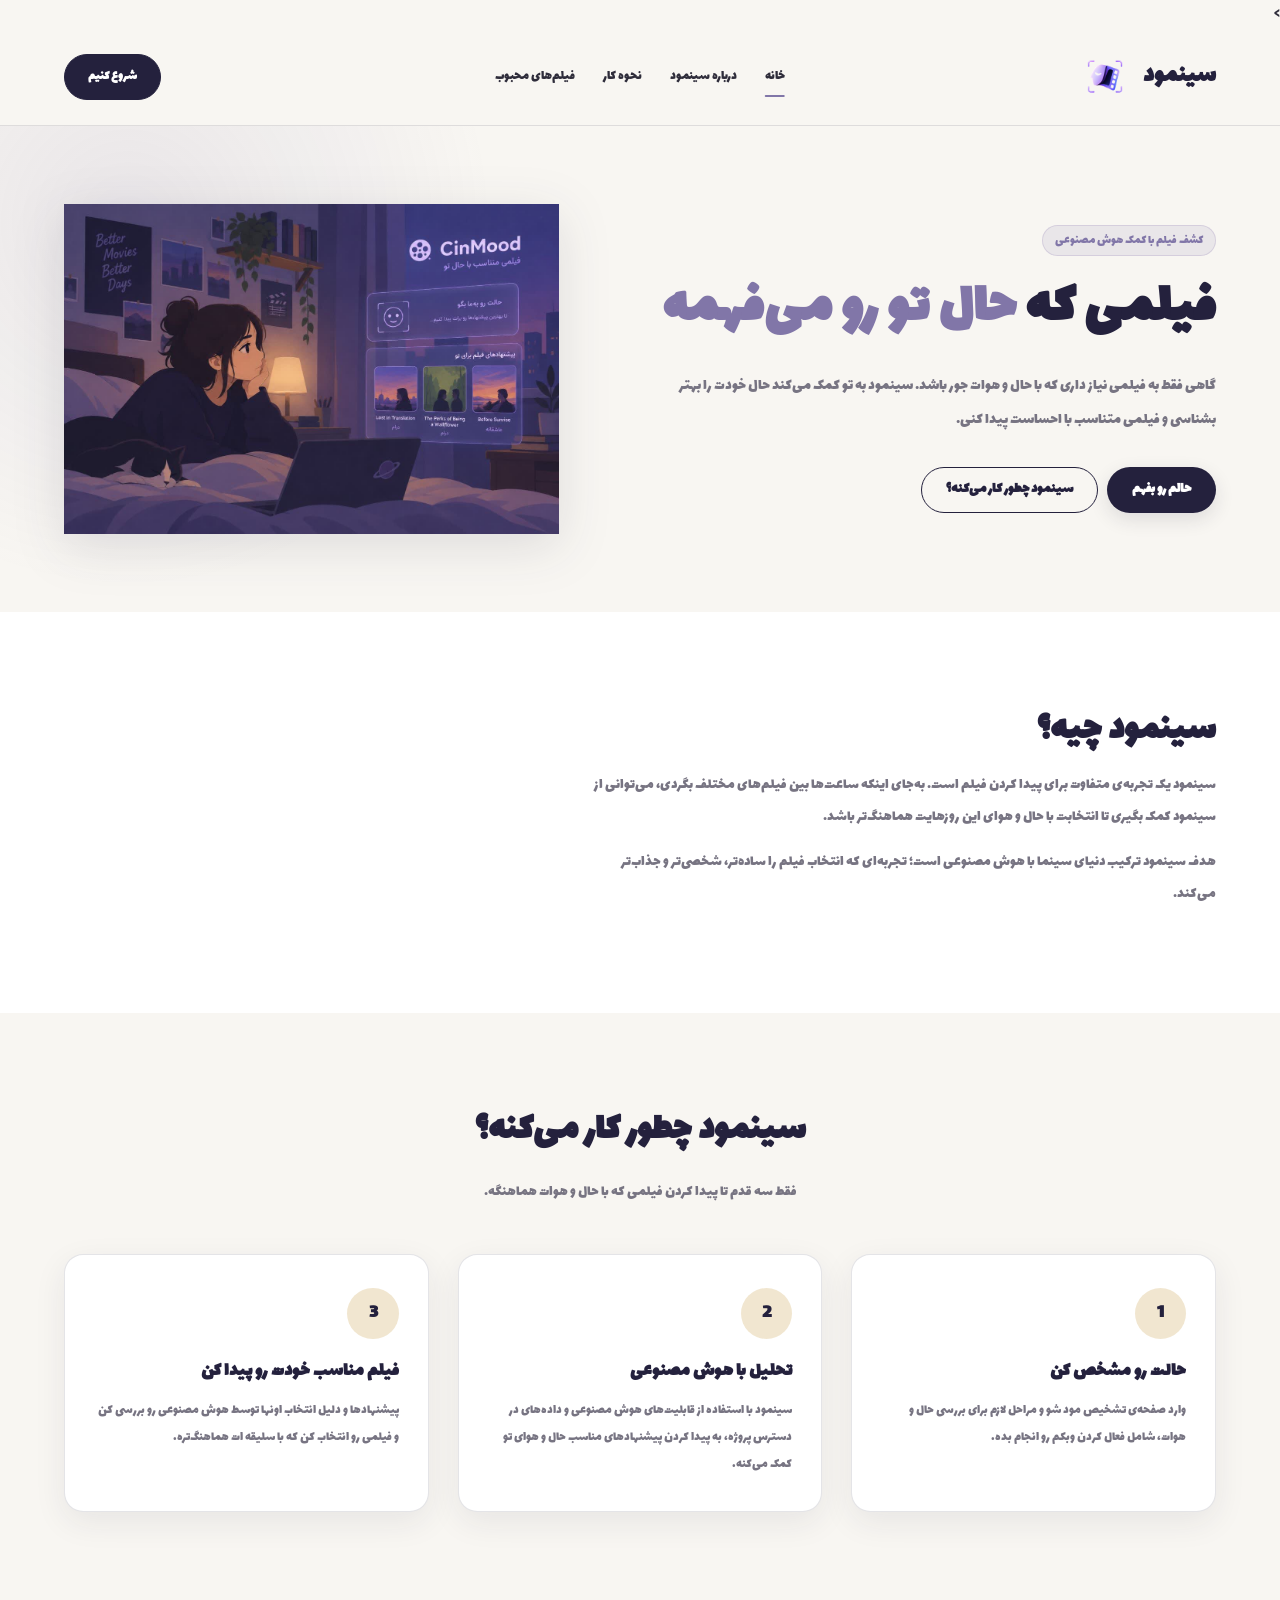
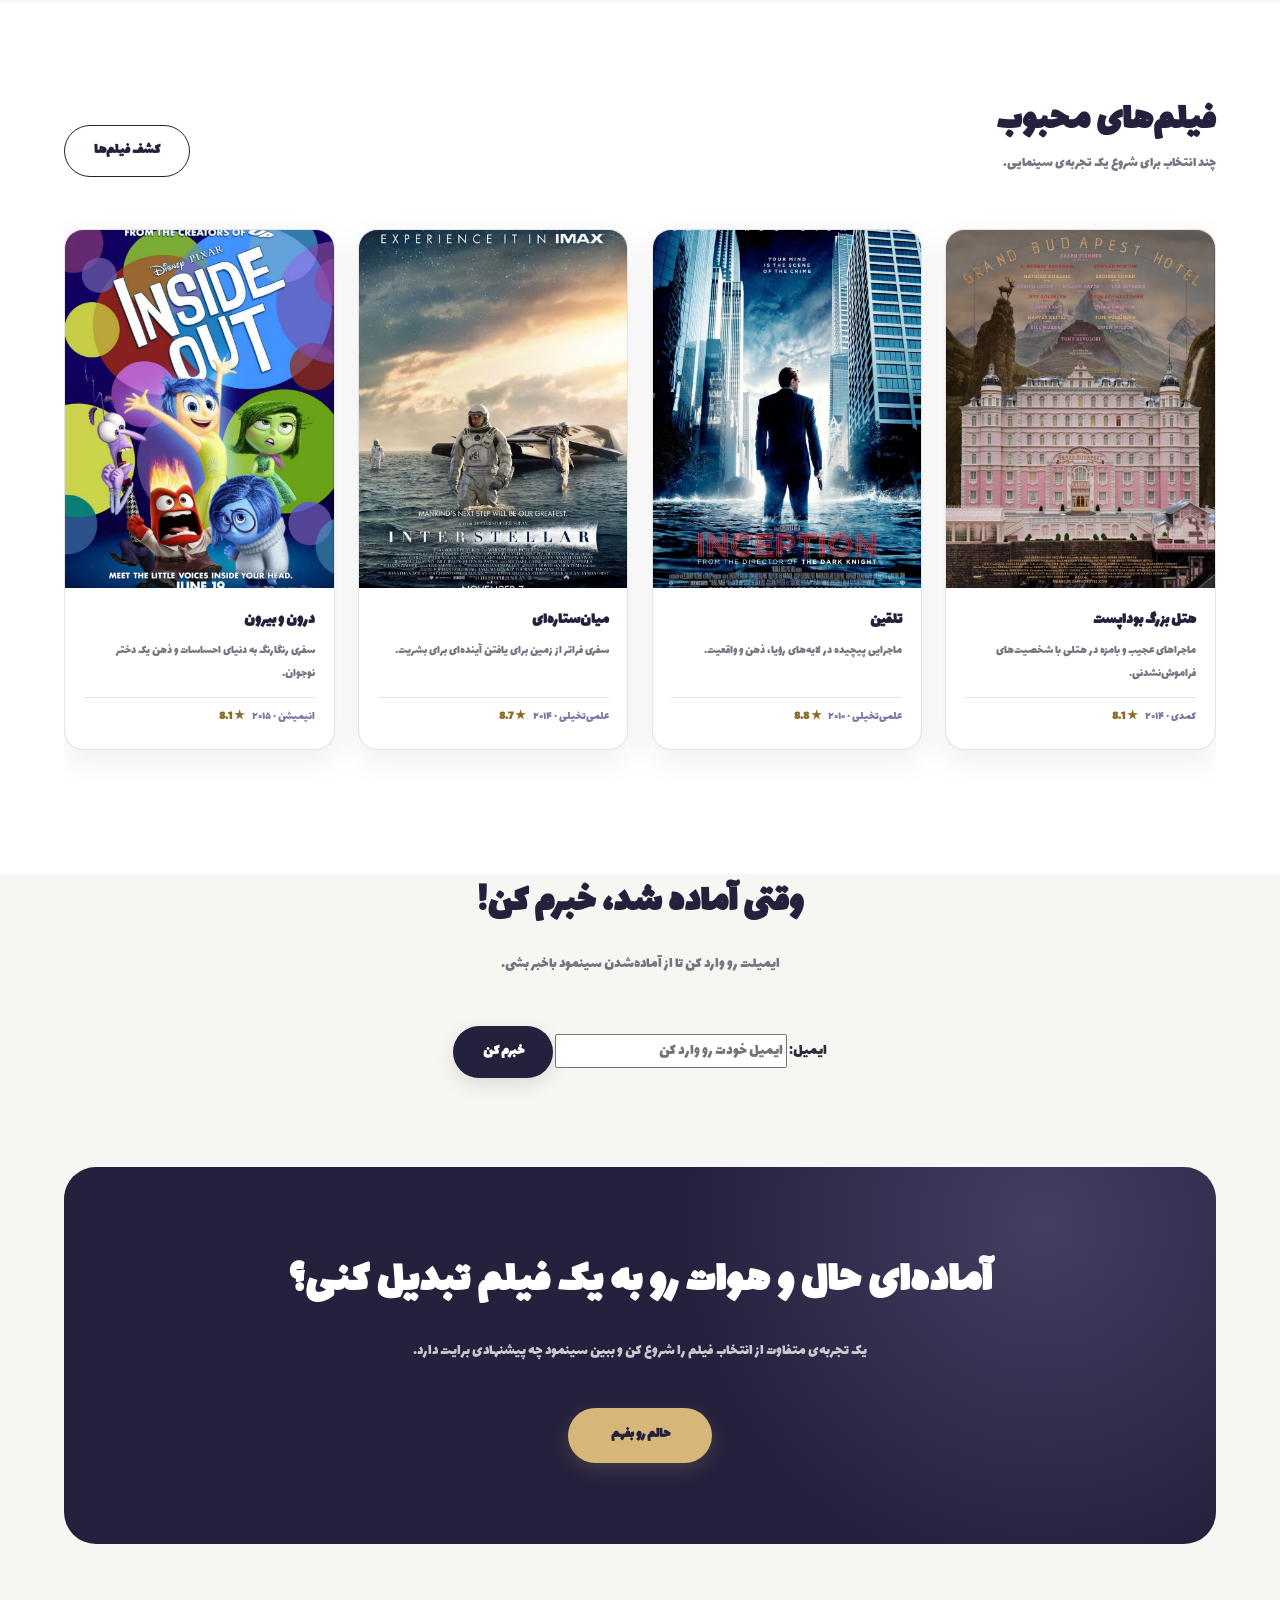
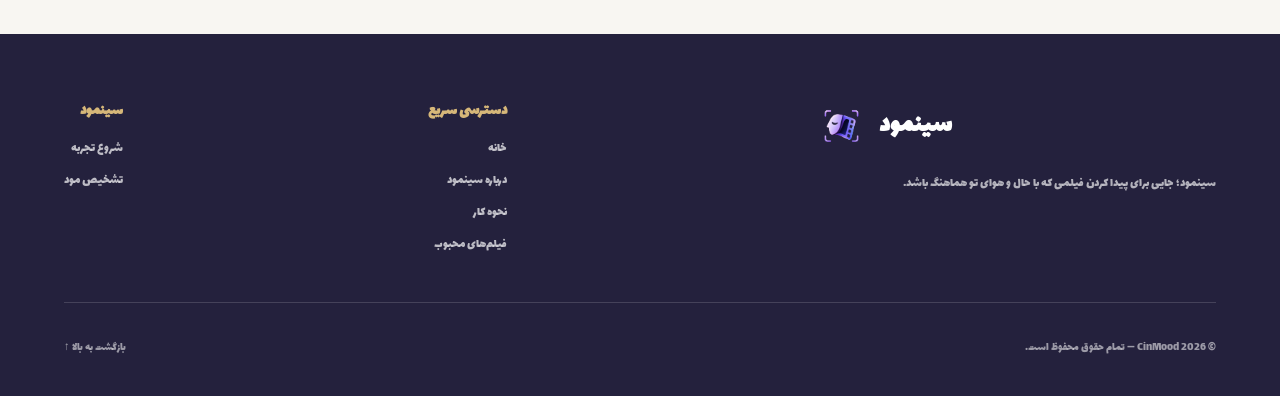
<file: index.html>
<!DOCTYPE html>
<html lang="fa" dir="rtl">

<head>
    <meta charset="UTF-8">

    <meta name="viewport" content="width=device-width, initial-scale=1.0">

    <meta name="description" content="سینمود با کمک هوش مصنوعی حال و هوای شما را تشخیص می‌دهد و فیلم‌هایی متناسب با مودتان پیشنهاد می‌کند.">

    <meta name="theme-color" content="#F8F6F2">

    <title>سینمود | فیلمی متناسب با حال تو</title>

    <link rel="stylesheet" href="style.css">

</head>

<body>
>
    <header class="site-header" id="home">

        <nav class="navbar" aria-label="منوی اصلی">

            <div class="container">

                <a href="#home" class="brand" aria-label="صفحه اصلی سینمود">

                    <img src="images/logo2.png" alt="لوگوی سینمود" class="brand-logo">
                    

                    <span class="brand-name">سینمود</span>

                </a>


                <ul class="main-menu">

                    <li>
                        <a href="#home" class="active">خانه</a>
                    </li>

                    <li>
                        <a href="#about">درباره سینمود</a>
                    </li>

                    <li>
                        <a href="#how-it-works">نحوه کار</a>
                    </li>

                    <li>
                        <a href="#movies">فیلم‌های محبوب</a>
                    </li>

                </ul>


                <div class="header-action">

                    <a href="start.html"class="header-button sound-button">
                        شروع کنیم
                    </a>

                </div>

            </div>

        </nav>

    </header>



    <main>

        <section class="hero" id="hero">

            <div class="container">

                <div class="hero-content">

                    <div class="hero-badge">
                        کشف فیلم با کمک هوش مصنوعی
                    </div>

                    <h1 class="hero-title">
                        فیلمی که
                        <span>حال تو رو می‌فهمه</span>
                    </h1>

                    <p class="hero-description">
                        گاهی فقط به فیلمی نیاز داری که با حال و هوات جور باشد.
                        سینمود به تو کمک می‌کند حال خودت را بهتر بشناسی و
                        فیلمی متناسب با احساست پیدا کنی.
                    </p>

                    <div class="hero-buttons">

                        <a href="mood.html" class="btn btn-primary sound-button">
                            حالم رو بفهم
                        </a>

                        <a href="#how-it-works" class="btn btn-outline" >
                            سینمود چطور کار می‌کنه؟
                        </a>

                    </div>

                </div>

                <div class="hero-visual">
                    <img src="images/mainimage.jfif" alt="تصویر اصلی سینمود" class="hero-image">

                </div>

            </div>

        </section>

        <section class="about-section" id="about">

            <div class="container">

                <div class="about-content">
                    
                    

                    <div class="about-text">

                        <h2 class="section-title">
                            سینمود چیه؟
                        </h2>

                        <p>
                            سینمود یک تجربه‌ی متفاوت برای پیدا کردن فیلم است.
                            به‌جای اینکه ساعت‌ها بین فیلم‌های مختلف بگردی،
                            می‌توانی از سینمود کمک بگیری تا انتخابت با حال
                            و هوای این روزهایت هماهنگ‌تر باشد.
                        </p>

                        <p>
                            هدف سینمود ترکیب دنیای سینما با هوش مصنوعی است؛
                            تجربه‌ای که انتخاب فیلم را ساده‌تر، شخصی‌تر
                            و جذاب‌تر می‌کند.
                        </p>

                    </div>



                </div>

            </div>

        </section>



        <section class="how-section" id="how-it-works">

            <div class="container">

                <div class="text-center">

                    <h2 class="section-title">
                        سینمود چطور کار می‌کنه؟
                    </h2>

                    <p class="section-description">
                        فقط سه قدم تا پیدا کردن فیلمی که با حال و هوات هماهنگه.
                    </p>

                </div>

                <div class="steps-grid">



                    <article class="step-card">

                        <span class="step-number">1</span>


                        <h3>حالت رو مشخص کن</h3>

                        <p>
                            وارد صفحه‌ی تشخیص مود شو و مراحل لازم برای
                            بررسی حال و هوات، شامل فعال کردن وبکم رو انجام بده.
                        </p>

                    </article>



                    <article class="step-card">

                        <span class="step-number">2</span>

                        <h3>تحلیل با هوش مصنوعی</h3>

                        <p>
                            سینمود با استفاده از قابلیت‌های هوش مصنوعی
                            و داده‌های در دسترس پروژه، به پیدا کردن
                        پیشنهادهای مناسب حال و هوای تو کمک می‌کنه.
                        </p>

                    </article>



                    <article class="step-card">

                        <span class="step-number">3</span>

                        <h3>فیلم مناسب خودت رو پیدا کن</h3>

                        <p>
                            پیشنهادها و دلیل انتخاب اونها توسط هوش مصنوعی رو بررسی کن و فیلمی رو انتخاب کن
                    که با سلیقه ات هماهنگ‌تره.
                        </p>

                    </article>


                </div>

            </div>

        </section>


        <section class="movies-section" id="movies">

            <div class="container">


                <div class="movies-heading">

                    <div>

                        <h2 class="section-title">
                            فیلم‌های محبوب
                        </h2>

                        <p>
                            چند انتخاب برای شروع یک تجربه‌ی سینمایی.
                        </p>

                    </div>

                    <a
                        href="start.html"
                        class="btn btn-outline"
                    >
                        کشف فیلم‌ها
                    </a>

                </div>


                <div
                    class="movies-track"
                    aria-label="فهرست فیلم‌های محبوب"
                    tabindex="0"
                >

<article class="movie-card">
    <div class="movie-poster">
        <img src="images/inside-out.jfif"
             alt="پوستر فیلم درون و بیرون"
             loading="lazy">
    </div><div class="movie-info">
    <h3 class="movie-title">درون و بیرون</h3>

    <p class="movie-description">
        سفری رنگارنگ به دنیای احساسات و ذهن یک دختر نوجوان.
    </p>

    <div class="movie-meta">
        <span>انیمیشن · ۲۰۱۵</span>
        <span class="movie-rating">★ 8.1</span>
    </div>
</div>

</article>


<article class="movie-card">
    <div class="movie-poster">
        <img src="images/interstellar.jfif"
             alt="پوستر فیلم میان‌ستاره‌ای"
             loading="lazy">
    </div><div class="movie-info">
    <h3 class="movie-title">میان‌ستاره‌ای</h3>

    <p class="movie-description">
        سفری فراتر از زمین برای یافتن آینده‌ای برای بشریت.
    </p>

    <div class="movie-meta">
        <span>علمی‌تخیلی · ۲۰۱۴</span>
        <span class="movie-rating">★ 8.7</span>
    </div>
</div>

</article>



<article class="movie-card">
    <div class="movie-poster">
        <img src="images/inception.jfif"
             alt="پوستر فیلم تلقین"
             loading="lazy">
    </div><div class="movie-info">
    <h3 class="movie-title">تلقین</h3>

    <p class="movie-description">
        ماجرایی پیچیده در لایه‌های رؤیا، ذهن و واقعیت.
    </p>

    <div class="movie-meta">
        <span>علمی‌تخیلی · ۲۰۱۰</span>
        <span class="movie-rating">★ 8.8</span>
    </div>
</div>

</article>


<article class="movie-card">
    <div class="movie-poster">
        <img src="images/grand-budapest-hotel.jfif"
             alt="پوستر فیلم هتل بزرگ بوداپست"
             loading="lazy">
    </div><div class="movie-info">
    <h3 class="movie-title">هتل بزرگ بوداپست</h3>

    <p class="movie-description">
        ماجراهای عجیب و بامزه در هتلی با شخصیت‌های فراموش‌نشدنی.
    </p>

    <div class="movie-meta">
        <span>کمدی · ۲۰۱۴</span>
        <span class="movie-rating">★ 8.1</span>
    </div>
</div>

</article>


<article class="movie-card">
    <div class="movie-poster">
        <img src="images/coco.jfif"
             alt="پوستر فیلم کوکو"
             loading="lazy">
    </div><div class="movie-info">
    <h3 class="movie-title">کوکو</h3>

    <p class="movie-description">
        داستانی احساسی درباره موسیقی، خانواده و خاطرات.
    </p>

    <div class="movie-meta">
        <span>انیمیشن · ۲۰۱۷</span>
        <span class="movie-rating">★ 8.4</span>
    </div>
</div>

</article>


<article class="movie-card">
    <div class="movie-poster">
        <img src="images/shawshank-redemption.jfif"
             alt="پوستر فیلم رستگاری در شاوشنک"
             loading="lazy">
    </div><div class="movie-info">
    <h3 class="movie-title">رستگاری در شاوشنک</h3>

    <p class="movie-description">
        روایتی از امید، دوستی و مقاومت در برابر سختی‌ها.
    </p>

    <div class="movie-meta">
        <span>درام · ۱۹۹۴</span>
        <span class="movie-rating">★ 9.3</span>
    </div>
</div>

</article>

        </section>
        <section class="notify-section">
            <div class="container text-center">
        
                <h2 class="section-title">
                    وقتی آماده شد، خبرم کن!
                </h2>
        
                <p class="section-description">
                    ایمیلت رو وارد کن تا از آماده‌شدن سینمود باخبر بشی.
                </p>
        
                <form class="notify-form">
                    <label for="notify-email">ایمیل:</label>
        
                    <input
                        type="email"
                        id="notify-email"
                        placeholder="ایمیل خودت رو وارد کن"
                        required
                    >
        
                    <button type="submit" class="btn btn-primary">
                        خبرم کن
                    </button>
                </form>
        
            </div>
        </section>


        <section class="cta-section" id="start">

            <div class="container">

                <div class="cta-box">

                    <h2>
                        آماده‌ای حال و هوات رو به یک فیلم تبدیل کنی؟
                    </h2>

                    <p>
                        یک تجربه‌ی متفاوت از انتخاب فیلم را شروع کن
                        و ببین سینمود چه پیشنهادی برایت دارد.
                    </p>

                    <a
                        href="mood.html"
                        class="btn btn-gold sound-button"
                    >
                        حالم رو بفهم
                    </a>

                </div>

            </div>

        </section>


    </main>



    <footer class="site-footer" id="footer">

        <div class="container">


            <div class="footer-main">


                

                <div class="footer-brand">

                    <a href="#home" class="brand" aria-label="بازگشت به صفحه اصلی سینمود">
                        <img src="images/logo2.png" alt="لوگوی سینمود" class="brand-logo" loading="lazy">

                        <span class="brand-name">
                            سینمود
                        </span>

                    </a>

                    <p>
                        سینمود؛ جایی برای پیدا کردن فیلمی که
                        با حال و هوای تو هماهنگ باشد.
                    </p>

                </div>

                <div class="footer-links">

                    <h3>دسترسی سریع</h3>

                    <a href="#home">خانه</a>

                    <a href="#about">درباره سینمود</a>

                    <a href="#how-it-works">نحوه کار</a>

                    <a href="#movies">فیلم‌های محبوب</a>

                </div>

                <div class="footer-links">

                    <h3>سینمود</h3>

                    <a href="start.html">شروع تجربه</a>

                    <a href="mood.html">تشخیص مود</a>

                </div>


            </div>

            <div class="footer-bottom">

                <p>
                    © 2026 CinMood — تمام حقوق محفوظ است.
                </p>

                <a href="#home">
                    بازگشت به بالا ↑
                </a>

            </div>


        </div>

    </footer>

</body>

</html>
</file>
<file: style.css>
@font-face {
    font-family: "CinMoodFont";
    src: url("fonts/Lalezar-Regular.ttf") format("woff2");
    font-weight: 400;
    font-style: normal;
    font-display: swap;
}



:root {
    --bg-main: #F8F6F2;
    --brand-dark: #24213D;
    --purple: #8176A8;
    --gold: #D6B779;
    --text-main: #2e2c3a;
    --white: #FFFFFF;

    --text-muted: #777482;
    --border-color: rgba(36, 33, 61, 0.12);

    --shadow-soft: 0 0.8vw 2.5vw rgba(36, 33, 61, 0.08);
    --shadow-hover: 0 1.5vw 3vw rgba(36, 33, 61, 0.16);

    --radius-small: 0.8vw;
    --radius-medium: 1.5vw;
    --radius-large: 2.5vw;

    --transition-fast: 0.25s ease;
    --transition-normal: 0.4s ease;
}

* {
    box-sizing: border-box;
}

html {
    scroll-behavior: smooth;
    scroll-padding-top: 5%;
}

body {
    margin: 0;
    padding: 0;

    background-color: var(--bg-main);
    color: var(--text-main);

    font-family: "CinMoodFont", sans-serif;
    line-height: 1.8;

    overflow-x: hidden;
}

a {
    color: inherit;
    text-decoration: none;
}

button,
input,
textarea {
    font: inherit;
}

button,
a {
    -webkit-tap-highlight-color: transparent;
}

button {
    cursor: pointer;
}

img {
    display: block;
    max-width: 100%;
}

ul {
    list-style: none;
    padding: 0;
    margin: 0;
}

section {
    width: 100%;
    scroll-margin-top: 4%;
}

.container {
    width: 90%;
    max-width: 1280px;
    margin: 0 auto;
}

.section-padding {
    padding: 7% 0;
}

.section-title {
    margin: 0 0 1.5%;
    color: var(--brand-dark);
    font-size: clamp(24px, 3vw, 42px);
    font-weight: 700;
    line-height: 1.5;
}

.section-description {
    max-width: 65%;
    margin: 0 auto 4%;
    color: var(--text-muted);
    font-size: clamp(13px, 1.2vw, 17px);
    line-height: 2;
}

.text-center {
    text-align: center;
}


.site-header {
    position: relative;
    z-index: 100;

    width: 100%;
    padding: 1.5% 0;

    background-color: var(--bg-main);
    border-bottom: 1px solid var(--border-color);
}

.navbar {
    width: 100%;
}

.navbar .container {
    position: relative;

    display: flex;
    flex-direction: row;
    align-items: center;
    justify-content: space-between;

    width: 90%;
    min-height: 4.5vw;
    margin: 0 auto;
}


.brand {
    display: flex;
    flex-direction: row;
    align-items: center;
    gap: 0.7vw;

    flex-shrink: 0;
    z-index: 2;

    direction: ltr;
    text-decoration: none;
}

.brand-logo {
    display: block;

    width: clamp(30px, 4.5vw, 58px);
    height: auto;

    object-fit: contain;
    flex-shrink: 0;
}

.brand-name {
    color: var(--brand-dark);

    font-family: "CinMoodFont", sans-serif;
    font-size: clamp(17px, 2vw, 27px);
    font-weight: 700;
    line-height: 1.3;

    white-space: nowrap;
    direction: rtl;
}




.main-menu {
    position: absolute;
    left: 50%;
    transform: translateX(-50%);

    display: flex;
    flex-direction: row;
    align-items: center;
    justify-content: center;

    gap: 2.2vw;

    margin: 0;
    padding: 0;

    white-space: nowrap;
}

.main-menu a {
    position: relative;

    display: inline-block;
    padding: 0.6vw 0;

    color: var(--text-main);
    font-size: clamp(11px, 1.1vw, 15px);

    transition: color var(--transition-fast);
}


.main-menu a::after {
    content: "";

    position: absolute;
    right: 0;
    bottom: 0;

    width: 0;
    height: 2px;

    background-color: var(--purple);
    border-radius: 10px;

    transition: width var(--transition-normal);
}

.main-menu a:hover {
    color: var(--purple);
}

.main-menu a:hover::after,
.main-menu a:focus-visible::after,
.main-menu a.active::after {
    width: 100%;
}

.header-action {
    display: flex;
    align-items: center;

    flex-shrink: 0;
    z-index: 2;
}

.header-button {
    display: inline-flex;
    align-items: center;
    justify-content: center;

    padding: 0.8vw 1.8vw;

    background-color: var(--brand-dark);
    color: var(--white);

    border: 1px solid var(--brand-dark);
    border-radius: 50px;

    font-size: clamp(11px, 1vw, 14px);
    font-weight: 600;

    white-space: nowrap;

    transition:
        background-color var(--transition-fast),
        color var(--transition-fast),
        transform var(--transition-fast),
        box-shadow var(--transition-fast);
}

.header-button:hover {
    background-color: var(--purple);
    border-color: var(--purple);

    transform: translateY(-3px);
    box-shadow: 0 0.5vw 1.5vw rgba(129, 118, 168, 0.25);
}

.header-button:active {
    transform: scale(0.96);
}


.btn {
    display: inline-flex;
    align-items: center;
    justify-content: center;
    gap: 0.6vw;

    padding: 1% 2.5%;

    border: 1px solid transparent;
    border-radius: 50px;

    font-size: clamp(12px, 1.15vw, 16px);
    font-weight: 600;

    text-align: center;
    white-space: nowrap;

    cursor: pointer;

    transition:
        transform var(--transition-fast),
        box-shadow var(--transition-fast),
        background-color var(--transition-fast),
        border-color var(--transition-fast),
        color var(--transition-fast);
}

.btn:hover {
    transform: translateY(-3px);
}

.btn:active {
    transform: scale(0.96);
    box-shadow: none;
}

.btn-primary {
    background-color: var(--brand-dark);
    color: var(--white);

    box-shadow: 0 0.5vw 1.5vw rgba(36, 33, 61, 0.12);
}

.btn-primary:hover {
    background-color: var(--purple);
    box-shadow: 0 0.8vw 2vw rgba(129, 118, 168, 0.28);
}

.btn-gold {
    background-color: var(--gold);
    color: var(--brand-dark);

    box-shadow: 0 0.5vw 1.5vw rgba(214, 183, 121, 0.18);
}

.btn-gold:hover {
    background-color: #e2c994;
    box-shadow: 0 0.8vw 2vw rgba(214, 183, 121, 0.3);
}

.btn-outline {
    background-color: transparent;
    color: var(--brand-dark);
    border-color: var(--brand-dark);
}

.btn-outline:hover {
    background-color: var(--brand-dark);
    color: var(--white);
}

.hero {
    position: relative;

    display: flex;
    align-items: center;

    min-height: 38vw;
    padding: 6% 0;

    overflow: hidden;

    background:
        radial-gradient(
            circle at 10% 20%,
            rgba(129, 118, 168, 0.13),
            transparent 30%
        ),
        var(--bg-main);
}

.hero .container {
    display: flex;
    flex-direction: row;
    align-items: center;
    justify-content: space-between;

    gap: 5%;
}

.hero-content {
    width: 52%;
    direction: rtl;
    text-align: right;
}

.hero-badge {
    display: inline-flex;
    align-items: center;
    gap: 0.5vw;

    margin-bottom: 2%;
    padding: 0.5% 2%;

    color: var(--purple);
    background-color: rgba(129, 118, 168, 0.12);

    border: 1px solid rgba(129, 118, 168, 0.2);
    border-radius: 50px;

    font-size: clamp(11px, 1vw, 14px);
}

.hero-title {
    margin: 0 0 3%;

    color: var(--brand-dark);

    font-size: clamp(30px, 4.5vw, 64px);
    font-weight: 800;
    line-height: 1.45;
}

.hero-title span {
    color: var(--purple);
}

.hero-description {
    max-width: 90%;
    margin: 0 0 5%;

    color: var(--text-muted);

    font-size: clamp(13px, 1.25vw, 18px);
    line-height: 2.1;
}

.hero-buttons {
    display: flex;
    flex-direction: row;
    flex-wrap: wrap;
    align-items: center;

    gap: 1.5%;
}

.hero-buttons .btn {
    padding: 1.5% 4%;
}

.hero-visual {
    display: flex;
    align-items: center;
    justify-content: center;

    width: 43%;
    min-width: 0;

    position: relative;
}

.hero-image {
    width: 100%;
    height: auto;

    object-fit: contain;

    filter: drop-shadow(0 1vw 2vw rgba(36, 33, 61, 0.12));

    transition: transform 0.5s ease;
}

.hero-visual:hover .hero-image {
    transform: translateY(-1%) rotate(-1deg);
}

.about-section {
    padding: 7% 0;
    background-color: var(--white);
}

.about-content {
    display: flex;
    flex-direction: row;
    align-items: center;
    justify-content: space-between;

    gap: 6%;
}

.about-text {
    width: 55%;
    direction: rtl;
    text-align: right;
}

.about-text p {
    margin: 0 0 2%;

    color: var(--text-muted);
    font-size: clamp(13px, 1.2vw, 17px);
    line-height: 2.1;
}

.about-visual {
    width: 40%;
}

.about-image {
    width: 100%;
    height: auto;
    object-fit: contain;

    border-radius: var(--radius-large);

    transition:
        transform var(--transition-normal),
        box-shadow var(--transition-normal);
}

.about-image:hover {
    transform: scale(1.025);
    box-shadow: var(--shadow-hover);
}

.how-section {
    padding: 7% 0;
    background-color: var(--bg-main);
}

.steps-grid {
    display: grid;

    grid-template-columns: repeat(3, minmax(0, 1fr));
    gap: 2.5%;

    align-items: stretch;
}

.step-card {
    position: relative;

    display: flex;
    flex-direction: column;
    align-items: flex-start;

    padding: 9% 8%;

    background-color: var(--white);

    border: 1px solid var(--border-color);
    border-radius: var(--radius-medium);

    box-shadow: var(--shadow-soft);

    direction: rtl;
    text-align: right;

    transition:
        transform var(--transition-normal),
        box-shadow var(--transition-normal),
        border-color var(--transition-normal);
}

.step-card:hover {
    transform: translateY(-5%);
    box-shadow: var(--shadow-hover);
    border-color: rgba(129, 118, 168, 0.5);
}

.step-number {
    display: flex;
    align-items: center;
    justify-content: center;

    width: clamp(35px, 4vw, 55px);
    aspect-ratio: 1;

    margin-bottom: 5%;

    color: var(--brand-dark);
    background-color: rgba(214, 183, 121, 0.35);

    border-radius: 50%;

    font-size: clamp(15px, 1.5vw, 21px);
    font-weight: 800;
}

.step-icon {
    width: clamp(35px, 4vw, 55px);
    aspect-ratio: 1;

    margin-bottom: 5%;

    object-fit: contain;
}

.step-card h3 {
    margin: 0 0 3%;

    color: var(--brand-dark);
    font-size: clamp(16px, 1.5vw, 21px);
}

.step-card p {
    margin: 0;

    color: var(--text-muted);
    font-size: clamp(12px, 1.05vw, 15px);
    line-height: 2;
}


.movies-section {
    padding: 7% 0;
    background-color: var(--white);
}

.movies-heading {
    display: flex;
    align-items: flex-end;
    justify-content: space-between;

    gap: 3%;
    margin-bottom: 3%;
}

.movies-heading .section-title {
    margin: 0;
}

.movies-heading p {
    margin: 1% 0 0;

    color: var(--text-muted);
    font-size: clamp(12px, 1.1vw, 15px);
}


.movies-track {
    display: flex;
    flex-direction: row;
    align-items: stretch;

    gap: 2%;

    width: 100%;
    padding: 1.5% 0 3%;

    overflow-x: auto;
    overflow-y: hidden;

    direction: ltr;

    scroll-behavior: smooth;
    scroll-snap-type: x proximity;

    -webkit-overflow-scrolling: touch;
    overscroll-behavior-x: contain;
}

.movie-card {
    position: relative;

    display: flex;
    flex-direction: column;

    flex: 0 0 23.5%;
    min-width: 0;

    overflow: hidden;

    background-color: var(--white);

    border: 1px solid var(--border-color);
    border-radius: var(--radius-medium);

    box-shadow: var(--shadow-soft);

    direction: rtl;
    text-align: right;

    scroll-snap-align: start;

    transform: translateY(0);

    transition:
        transform var(--transition-normal),
        box-shadow var(--transition-normal),
        border-color var(--transition-normal);
}

.movie-card:hover {
    transform: translateY(-2.5%);
    box-shadow: var(--shadow-hover);
    border-color: rgba(129, 118, 168, 0.55);

    z-index: 2;
}

.movie-poster {
    position: relative;

    width: 100%;
    aspect-ratio: 3 / 4;

    overflow: hidden;

    background-color: #e7e3ed;
}

.movie-poster img {
    width: 100%;
    height: 100%;

    object-fit: cover;

    transition:
        transform 0.5s ease,
        filter 0.5s ease;
}

.movie-card:hover .movie-poster img {
    transform: scale(1.06);
}

.movie-info {
    display: flex;
    flex-direction: column;
    flex: 1;

    padding: 7% 7% 8%;
}

.movie-title {
    margin: 0 0 3%;

    color: var(--brand-dark);

    font-size: clamp(12px, 1.25vw, 17px);
    font-weight: 700;
    line-height: 1.6;
}

.movie-description {
    margin: 0 0 5%;

    color: var(--text-muted);

    font-size: clamp(10px, 0.95vw, 13px);
    line-height: 1.9;
}

.movie-meta {
    display: flex;
    flex-wrap: wrap;
    align-items: center;

    gap: 3%;

    margin-top: auto;
    padding-top: 4%;

    border-top: 1px solid var(--border-color);

    color: var(--purple);
    font-size: clamp(10px, 0.9vw, 12px);
}

.movie-rating {
    color: #8b6b24;
    font-weight: 700;
}


.movies-track::-webkit-scrollbar {
    height: 7px;
}

.movies-track::-webkit-scrollbar-track {
    background-color: rgba(36, 33, 61, 0.07);
    border-radius: 20px;
}

.movies-track::-webkit-scrollbar-thumb {
    background-color: var(--purple);
    border-radius: 20px;
}

.movies-track::-webkit-scrollbar-thumb:hover {
    background-color: var(--brand-dark);
}


.cta-section {
    padding: 7% 0;
    background-color: var(--bg-main);
}

.cta-box {
    position: relative;

    display: flex;
    flex-direction: column;
    align-items: center;
    justify-content: center;

    padding: 7% 5%;

    overflow: hidden;

    background:
        radial-gradient(
            circle at 85% 15%,
            rgba(129, 118, 168, 0.35),
            transparent 35%
        ),
        var(--brand-dark);

    border-radius: var(--radius-large);

    text-align: center;
}

.cta-box h2 {
    max-width: 80%;
    margin: 0 0 2%;

    color: var(--white);

    font-size: clamp(24px, 3.5vw, 48px);
    line-height: 1.5;
}

.cta-box p {
    max-width: 65%;
    margin: 0 0 4%;

    color: rgba(255, 255, 255, 0.75);

    font-size: clamp(12px, 1.2vw, 17px);
    line-height: 2;
}

.cta-box .btn {
    padding: 1.3% 4%;
}

.site-footer {
    padding: 5% 0 2%;

    background-color: var(--brand-dark);
    color: var(--white);
}

.footer-main {
    display: flex;
    flex-direction: row;
    justify-content: space-between;
    align-items: flex-start;

    gap: 5%;
    padding-bottom: 4%;

    border-bottom: 1px solid rgba(255, 255, 255, 0.15);
}

.footer-brand {
    width: 35%;
    direction: rtl;
    text-align: right;
}

.footer-brand .brand-name {
    color: var(--white);
}

.footer-brand p {
    max-width: 95%;
    margin: 4% 0 0;

    color: rgba(255, 255, 255, 0.65);

    font-size: clamp(12px, 1vw, 14px);
    line-height: 2;
}

.footer-links {
    display: flex;
    flex-direction: column;
    gap: 0.7vw;

    direction: rtl;
    text-align: right;
}

.footer-links h3 {
    margin: 0 0 4%;

    color: var(--gold);
    font-size: clamp(14px, 1.2vw, 17px);
}

.footer-links a {
    color: rgba(255, 255, 255, 0.7);

    font-size: clamp(11px, 1vw, 14px);

    transition:
        color var(--transition-fast),
        transform var(--transition-fast);
}

.footer-links a:hover {
    color: var(--gold);
    transform: translateX(-3px);
}

.footer-bottom {
    display: flex;
    align-items: center;
    justify-content: space-between;

    gap: 3%;
    padding-top: 2%;

    color: rgba(255, 255, 255, 0.55);
    font-size: clamp(10px, 0.9vw, 13px);
}

.image-placeholder {
    display: flex;
    align-items: center;
    justify-content: center;

    width: 100%;
    aspect-ratio: 4 / 3;

    padding: 5%;

    background-color: rgba(129, 118, 168, 0.1);
    color: var(--purple);

    border: 1px dashed rgba(129, 118, 168, 0.5);
    border-radius: var(--radius-medium);

    text-align: center;
    font-size: clamp(11px, 1vw, 14px);
}


a:focus-visible,
button:focus-visible {
    outline: 3px solid var(--gold);
    outline-offset: 4px;
}

button:disabled,
.btn:disabled {
    opacity: 0.5;
    cursor: not-allowed;
    transform: none;
}

@media (max-width: 700px) {

    .navbar .container {
        flex-wrap: wrap;
        justify-content: space-between;
        gap: 3%;
    }

    .main-menu {
        position: static;
        transform: none;

        order: 3;
        width: 100%;

        flex-wrap: wrap;
        justify-content: center;

        gap: 4%;
        margin-top: 3%;
    }

    .hero .container,
    .about-content {
        flex-direction: column;
    }

    .hero-content,
    .hero-visual,
    .about-text,
    .about-visual {
        width: 100%;
    }

    .hero-visual,
    .about-visual {
        margin-top: 5%;
    }

    .steps-grid {
        grid-template-columns: 1fr;
        gap: 4%;
    }

    .movies-heading {
        align-items: flex-start;
        flex-direction: column;
        gap: 3%;
    }

    .movie-card {
        flex-basis: 48%;
    }

    .footer-main {
        flex-wrap: wrap;
        gap: 6%;
    }

    .footer-brand {
        width: 100%;
    }

    .footer-bottom {
        flex-wrap: wrap;
        gap: 2%;
    }
}
</file>
